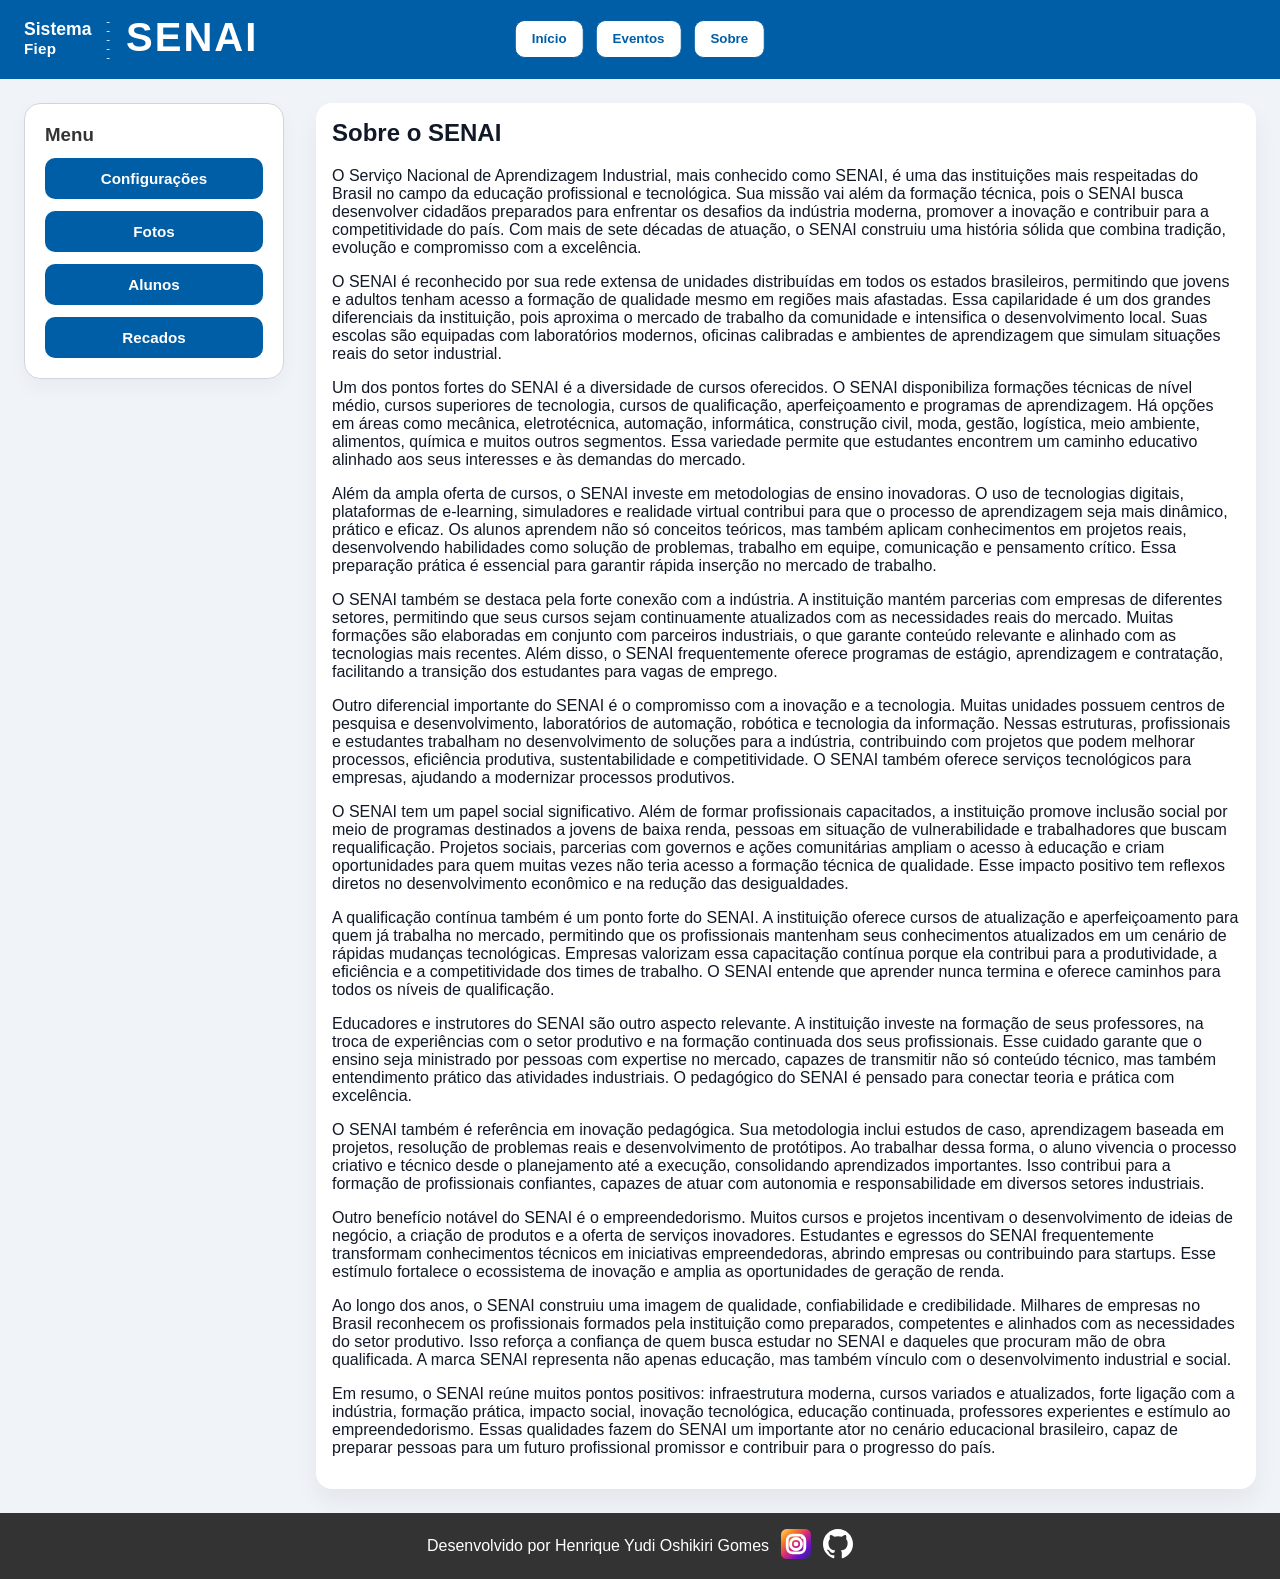
<file: index.html>
<!DOCTYPE html>
<html lang="pt-br">
<head>
    <meta charset="UTF-8">
    <meta name="viewport" content="width=device-width, initial-scale=1.0">
    <title>Página SENAI</title>
    <link rel="stylesheet" href="style.css">
</head>
<body>
    <header class="page-header">
        <div class="header-brand">
            <span class="header-title">Sistema<br><span class="header-subtitle">Fiep</span></span>
            <div class="header-lines">
                <span>-</span>
                <span>-</span>
                <span>-</span>
                <span>-</span>
                <span>-</span>
            </div>
            <span class="header-senai">SENAI</span>
        </div>
        <nav class="top-nav">
            <a href="inicio.html"><button type="button">Início</button></a>
            <a href="eventos.html"><button type="button">Eventos</button></a>
            <a href="sobre.html"><button type="button">Sobre</button></a>
        </nav>
    </header>
    <main class="content">
        <aside class="side-menu">
            <div class="menu-card">
                <h3>Menu</h3>
                <a href="configuracoes.html"><button type="button">Configurações</button></a>
                <a href="fotos.html"><button type="button">Fotos</button></a>
                <a href="alunos.html"><button type="button">Alunos</button></a>
                <a href="recados.html"><button type="button">Recados</button></a>
            </div>
        </aside>
        <section class="main-content">
            <h2>Sobre o SENAI</h2>
            <p>O Serviço Nacional de Aprendizagem Industrial, mais conhecido como SENAI, é uma das instituições mais respeitadas do Brasil no campo da educação profissional e tecnológica. Sua missão vai além da formação técnica, pois o SENAI busca desenvolver cidadãos preparados para enfrentar os desafios da indústria moderna, promover a inovação e contribuir para a competitividade do país. Com mais de sete décadas de atuação, o SENAI construiu uma história sólida que combina tradição, evolução e compromisso com a excelência.</p>
            <p>O SENAI é reconhecido por sua rede extensa de unidades distribuídas em todos os estados brasileiros, permitindo que jovens e adultos tenham acesso a formação de qualidade mesmo em regiões mais afastadas. Essa capilaridade é um dos grandes diferenciais da instituição, pois aproxima o mercado de trabalho da comunidade e intensifica o desenvolvimento local. Suas escolas são equipadas com laboratórios modernos, oficinas calibradas e ambientes de aprendizagem que simulam situações reais do setor industrial.</p>
            <p>Um dos pontos fortes do SENAI é a diversidade de cursos oferecidos. O SENAI disponibiliza formações técnicas de nível médio, cursos superiores de tecnologia, cursos de qualificação, aperfeiçoamento e programas de aprendizagem. Há opções em áreas como mecânica, eletrotécnica, automação, informática, construção civil, moda, gestão, logística, meio ambiente, alimentos, química e muitos outros segmentos. Essa variedade permite que estudantes encontrem um caminho educativo alinhado aos seus interesses e às demandas do mercado.</p>
            <p>Além da ampla oferta de cursos, o SENAI investe em metodologias de ensino inovadoras. O uso de tecnologias digitais, plataformas de e-learning, simuladores e realidade virtual contribui para que o processo de aprendizagem seja mais dinâmico, prático e eficaz. Os alunos aprendem não só conceitos teóricos, mas também aplicam conhecimentos em projetos reais, desenvolvendo habilidades como solução de problemas, trabalho em equipe, comunicação e pensamento crítico. Essa preparação prática é essencial para garantir rápida inserção no mercado de trabalho.</p>
            <p>O SENAI também se destaca pela forte conexão com a indústria. A instituição mantém parcerias com empresas de diferentes setores, permitindo que seus cursos sejam continuamente atualizados com as necessidades reais do mercado. Muitas formações são elaboradas em conjunto com parceiros industriais, o que garante conteúdo relevante e alinhado com as tecnologias mais recentes. Além disso, o SENAI frequentemente oferece programas de estágio, aprendizagem e contratação, facilitando a transição dos estudantes para vagas de emprego.</p>
            <p>Outro diferencial importante do SENAI é o compromisso com a inovação e a tecnologia. Muitas unidades possuem centros de pesquisa e desenvolvimento, laboratórios de automação, robótica e tecnologia da informação. Nessas estruturas, profissionais e estudantes trabalham no desenvolvimento de soluções para a indústria, contribuindo com projetos que podem melhorar processos, eficiência produtiva, sustentabilidade e competitividade. O SENAI também oferece serviços tecnológicos para empresas, ajudando a modernizar processos produtivos.</p>
            <p>O SENAI tem um papel social significativo. Além de formar profissionais capacitados, a instituição promove inclusão social por meio de programas destinados a jovens de baixa renda, pessoas em situação de vulnerabilidade e trabalhadores que buscam requalificação. Projetos sociais, parcerias com governos e ações comunitárias ampliam o acesso à educação e criam oportunidades para quem muitas vezes não teria acesso a formação técnica de qualidade. Esse impacto positivo tem reflexos diretos no desenvolvimento econômico e na redução das desigualdades.</p>
            <p>A qualificação contínua também é um ponto forte do SENAI. A instituição oferece cursos de atualização e aperfeiçoamento para quem já trabalha no mercado, permitindo que os profissionais mantenham seus conhecimentos atualizados em um cenário de rápidas mudanças tecnológicas. Empresas valorizam essa capacitação contínua porque ela contribui para a produtividade, a eficiência e a competitividade dos times de trabalho. O SENAI entende que aprender nunca termina e oferece caminhos para todos os níveis de qualificação.</p>
            <p>Educadores e instrutores do SENAI são outro aspecto relevante. A instituição investe na formação de seus professores, na troca de experiências com o setor produtivo e na formação continuada dos seus profissionais. Esse cuidado garante que o ensino seja ministrado por pessoas com expertise no mercado, capazes de transmitir não só conteúdo técnico, mas também entendimento prático das atividades industriais. O pedagógico do SENAI é pensado para conectar teoria e prática com excelência.</p>
            <p>O SENAI também é referência em inovação pedagógica. Sua metodologia inclui estudos de caso, aprendizagem baseada em projetos, resolução de problemas reais e desenvolvimento de protótipos. Ao trabalhar dessa forma, o aluno vivencia o processo criativo e técnico desde o planejamento até a execução, consolidando aprendizados importantes. Isso contribui para a formação de profissionais confiantes, capazes de atuar com autonomia e responsabilidade em diversos setores industriais.</p>
            <p>Outro benefício notável do SENAI é o empreendedorismo. Muitos cursos e projetos incentivam o desenvolvimento de ideias de negócio, a criação de produtos e a oferta de serviços inovadores. Estudantes e egressos do SENAI frequentemente transformam conhecimentos técnicos em iniciativas empreendedoras, abrindo empresas ou contribuindo para startups. Esse estímulo fortalece o ecossistema de inovação e amplia as oportunidades de geração de renda.</p>
            <p>Ao longo dos anos, o SENAI construiu uma imagem de qualidade, confiabilidade e credibilidade. Milhares de empresas no Brasil reconhecem os profissionais formados pela instituição como preparados, competentes e alinhados com as necessidades do setor produtivo. Isso reforça a confiança de quem busca estudar no SENAI e daqueles que procuram mão de obra qualificada. A marca SENAI representa não apenas educação, mas também vínculo com o desenvolvimento industrial e social.</p>
            <p>Em resumo, o SENAI reúne muitos pontos positivos: infraestrutura moderna, cursos variados e atualizados, forte ligação com a indústria, formação prática, impacto social, inovação tecnológica, educação continuada, professores experientes e estímulo ao empreendedorismo. Essas qualidades fazem do SENAI um importante ator no cenário educacional brasileiro, capaz de preparar pessoas para um futuro profissional promissor e contribuir para o progresso do país.</p>
        </section>
    </main>
    <footer>
        <p>Desenvolvido por Henrique Yudi Oshikiri Gomes
            <span class="social-links">
                <a href="#" title="Instagram"><img src="data:image/svg+xml,%3Csvg xmlns='http://www.w3.org/2000/svg' viewBox='0 0 512 512'%3E%3Cdefs%3E%3ClinearGradient id='g' x1='0%25' y1='0%25' x2='100%25' y2='100%25'%3E%3Cstop offset='0%25' stop-color='%23feda75'/%3E%3Cstop offset='25%25' stop-color='%23fa7e1e'/%3E%3Cstop offset='50%25' stop-color='%23d62976'/%3E%3Cstop offset='75%25' stop-color='%236a11cb'/%3E%3Cstop offset='100%25' stop-color='%232a2a72'/%3E%3C/linearGradient%3E%3C/defs%3E%3Crect width='512' height='512' rx='96' fill='url(%23g)'/%3E%3Crect x='106' y='106' width='300' height='300' rx='90' fill='none' stroke='%23fff' stroke-width='48'/%3E%3Ccircle cx='256' cy='256' r='94' fill='none' stroke='%23fff' stroke-width='48'/%3E%3Ccircle cx='256' cy='256' r='40' fill='%23fff'/%3E%3Ccircle cx='370' cy='142' r='28' fill='%23fff'/%3E%3C/svg%3E" alt="Instagram" width="30" height="30"></a>
                <a href="#" title="GitHub"><img src="data:image/svg+xml,%3Csvg xmlns='http://www.w3.org/2000/svg' viewBox='0 0 24 24'%3E%3Cpath fill='%23fff' d='M12 0C5.37 0 0 5.37 0 12c0 5.3 3.44 9.8 8.21 11.39.6.11.82-.26.82-.58 0-.29-.01-1.04-.02-2.05-3.34.73-4.04-1.61-4.04-1.61-.55-1.4-1.35-1.77-1.35-1.77-1.1-.75.08-.74.08-.74 1.22.09 1.86 1.24 1.86 1.24 1.08 1.84 2.83 1.31 3.52 1 .11-.78.42-1.31.76-1.61-2.67-.3-5.47-1.34-5.47-5.97 0-1.32.47-2.39 1.24-3.23-.12-.3-.54-1.52.12-3.17 0 0 1.01-.32 3.3 1.23a11.52 11.52 0 013.01-.4c1.02 0 2.05.14 3.01.4 2.28-1.55 3.29-1.23 3.29-1.23.66 1.65.24 2.87.12 3.17.77.84 1.24 1.91 1.24 3.23 0 4.64-2.81 5.66-5.48 5.96.43.37.81 1.1.81 2.22 0 1.61-.01 2.91-.01 3.31 0 .32.21.7.82.58C20.56 21.8 24 17.3 24 12c0-6.63-5.37-12-12-12z'/%3E%3C/svg%3E" alt="GitHub" width="30" height="30"></a>
            </span>
        </p>
    </footer>
</body>
</html
</file>
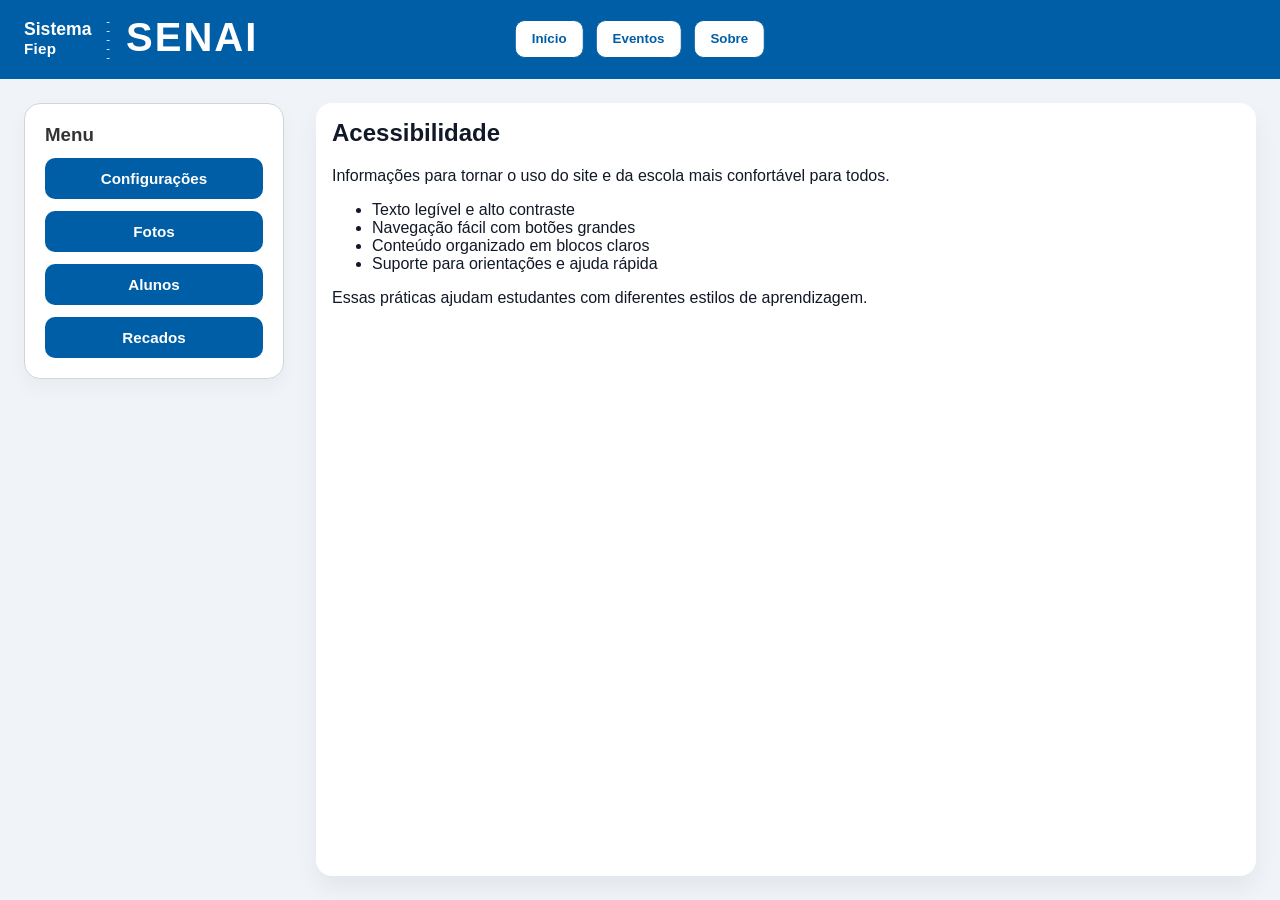
<file: acessibilidade.html>
<!DOCTYPE html>
<html lang="pt-br">
<head>
    <meta charset="UTF-8">
    <meta name="viewport" content="width=device-width, initial-scale=1.0">
    <title>Acessibilidade - SENAI</title>
    <link rel="stylesheet" href="style.css">
</head>
<body>
    <header class="page-header">
        <div class="header-brand">
            <span class="header-title">Sistema<br><span class="header-subtitle">Fiep</span></span>
            <div class="header-lines">
                <span>-</span>
                <span>-</span>
                <span>-</span>
                <span>-</span>
                <span>-</span>
            </div>
            <span class="header-senai">SENAI</span>
        </div>
        <nav class="top-nav">
            <a href="inicio.html"><button type="button">Início</button></a>
            <a href="eventos.html"><button type="button">Eventos</button></a>
            <a href="sobre.html"><button type="button">Sobre</button></a>
        </nav>
    </header>
    <main class="content">
        <aside class="side-menu">
            <div class="menu-card">
                <h3>Menu</h3>
                <a href="configuracoes.html"><button type="button">Configurações</button></a>
                <a href="fotos.html"><button type="button">Fotos</button></a>
                <a href="alunos.html"><button type="button">Alunos</button></a>
                <a href="recados.html"><button type="button">Recados</button></a>
            </div>
        </aside>
        <section class="main-content">
            <h2>Acessibilidade</h2>
            <p>Informações para tornar o uso do site e da escola mais confortável para todos.</p>
            <ul>
                <li>Texto legível e alto contraste</li>
                <li>Navegação fácil com botões grandes</li>
                <li>Conteúdo organizado em blocos claros</li>
                <li>Suporte para orientações e ajuda rápida</li>
            </ul>
            <p>Essas práticas ajudam estudantes com diferentes estilos de aprendizagem.</p>
        </section>
    </main>
</body>
</html>
</file>
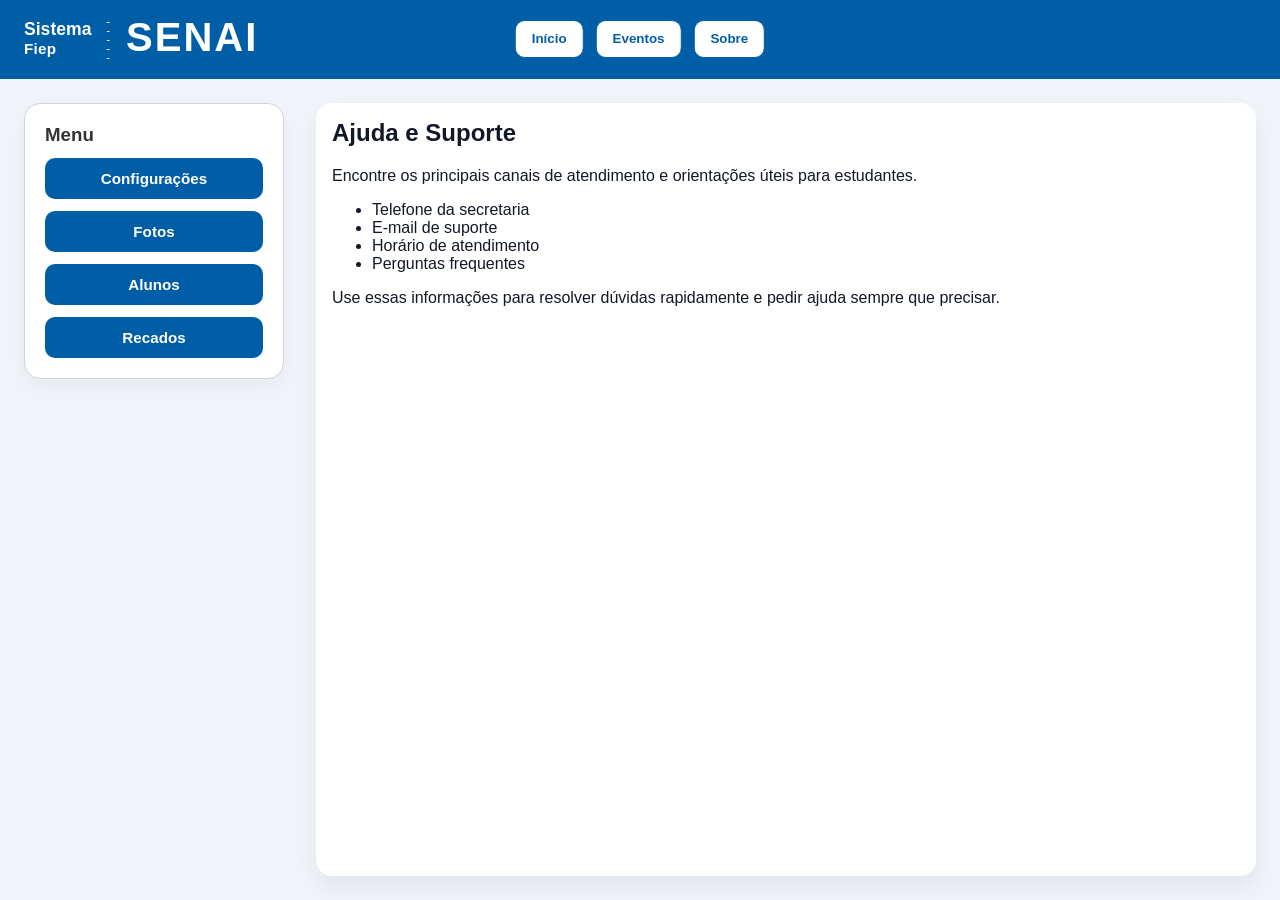
<file: ajuda.html>
<!DOCTYPE html>
<html lang="pt-br">
<head>
    <meta charset="UTF-8">
    <meta name="viewport" content="width=device-width, initial-scale=1.0">
    <title>Ajuda e Suporte - SENAI</title>
    <link rel="stylesheet" href="style.css">
</head>
<body>
    <header class="page-header">
        <div class="header-brand">
            <span class="header-title">Sistema<br><span class="header-subtitle">Fiep</span></span>
            <div class="header-lines">
                <span>-</span>
                <span>-</span>
                <span>-</span>
                <span>-</span>
                <span>-</span>
            </div>
            <span class="header-senai">SENAI</span>
        </div>
        <nav class="top-nav">
            <a href="inicio.html"><button type="button">Início</button></a>
            <a href="eventos.html"><button type="button">Eventos</button></a>
            <a href="sobre.html"><button type="button">Sobre</button></a>
        </nav>
    </header>
    <main class="content">
        <aside class="side-menu">
            <div class="menu-card">
                <h3>Menu</h3>
                <a href="configuracoes.html"><button type="button">Configurações</button></a>
                <a href="fotos.html"><button type="button">Fotos</button></a>
                <a href="alunos.html"><button type="button">Alunos</button></a>
                <a href="recados.html"><button type="button">Recados</button></a>
            </div>
        </aside>
        <section class="main-content">
            <h2>Ajuda e Suporte</h2>
            <p>Encontre os principais canais de atendimento e orientações úteis para estudantes.</p>
            <ul>
                <li>Telefone da secretaria</li>
                <li>E-mail de suporte</li>
                <li>Horário de atendimento</li>
                <li>Perguntas frequentes</li>
            </ul>
            <p>Use essas informações para resolver dúvidas rapidamente e pedir ajuda sempre que precisar.</p>
        </section>
    </main>
</body>
</html>
</file>
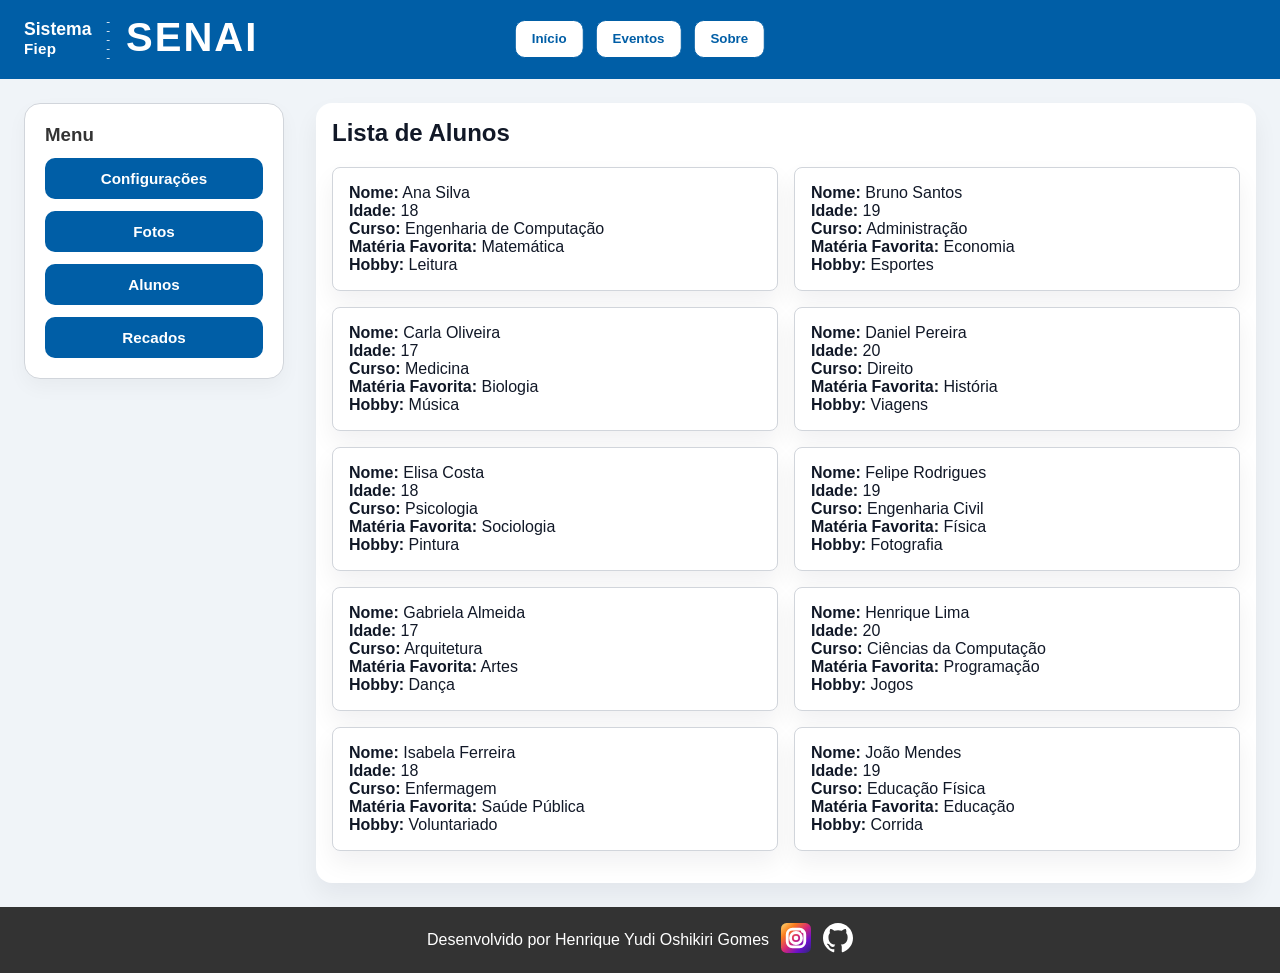
<file: alunos.html>
<!DOCTYPE html>
<html lang="pt-BR">
<head>
    <meta charset="UTF-8">
    <meta name="viewport" content="width=device-width, initial-scale=1.0">
    <title>Alunos</title>
    <link rel="stylesheet" href="style.css">
</head>
<body>
    <header class="page-header">
        <div class="header-brand">
            <span class="header-title">Sistema<br><span class="header-subtitle">Fiep</span></span>
            <div class="header-lines">
                <span>-</span>
                <span>-</span>
                <span>-</span>
                <span>-</span>
                <span>-</span>
            </div>
            <span class="header-senai">SENAI</span>
        </div>
        <nav class="top-nav">
            <a href="inicio.html"><button type="button">Início</button></a>
            <a href="eventos.html"><button type="button">Eventos</button></a>
            <a href="sobre.html"><button type="button">Sobre</button></a>
        </nav>
    </header>
    <main class="content">
        <aside class="side-menu">
            <div class="menu-card">
                <h3>Menu</h3>
                <a href="configuracoes.html"><button type="button">Configurações</button></a>
                <a href="fotos.html"><button type="button">Fotos</button></a>
                <a href="alunos.html"><button type="button">Alunos</button></a>
                <a href="recados.html"><button type="button">Recados</button></a>
            </div>
        </aside>
        <section class="main-content">
            <h2>Lista de Alunos</h2>
            <ul class="alunos-list">
                <li>
                    <strong>Nome:</strong> Ana Silva<br>
                    <strong>Idade:</strong> 18<br>
                    <strong>Curso:</strong> Engenharia de Computação<br>
                    <strong>Matéria Favorita:</strong> Matemática<br>
                    <strong>Hobby:</strong> Leitura
                </li>
                <li>
                    <strong>Nome:</strong> Bruno Santos<br>
                    <strong>Idade:</strong> 19<br>
                    <strong>Curso:</strong> Administração<br>
                    <strong>Matéria Favorita:</strong> Economia<br>
                    <strong>Hobby:</strong> Esportes
                </li>
                <li>
                    <strong>Nome:</strong> Carla Oliveira<br>
                    <strong>Idade:</strong> 17<br>
                    <strong>Curso:</strong> Medicina<br>
                    <strong>Matéria Favorita:</strong> Biologia<br>
                    <strong>Hobby:</strong> Música
                </li>
                <li>
                    <strong>Nome:</strong> Daniel Pereira<br>
                    <strong>Idade:</strong> 20<br>
                    <strong>Curso:</strong> Direito<br>
                    <strong>Matéria Favorita:</strong> História<br>
                    <strong>Hobby:</strong> Viagens
                </li>
                <li>
                    <strong>Nome:</strong> Elisa Costa<br>
                    <strong>Idade:</strong> 18<br>
                    <strong>Curso:</strong> Psicologia<br>
                    <strong>Matéria Favorita:</strong> Sociologia<br>
                    <strong>Hobby:</strong> Pintura
                </li>
                <li>
                    <strong>Nome:</strong> Felipe Rodrigues<br>
                    <strong>Idade:</strong> 19<br>
                    <strong>Curso:</strong> Engenharia Civil<br>
                    <strong>Matéria Favorita:</strong> Física<br>
                    <strong>Hobby:</strong> Fotografia
                </li>
                <li>
                    <strong>Nome:</strong> Gabriela Almeida<br>
                    <strong>Idade:</strong> 17<br>
                    <strong>Curso:</strong> Arquitetura<br>
                    <strong>Matéria Favorita:</strong> Artes<br>
                    <strong>Hobby:</strong> Dança
                </li>
                <li>
                    <strong>Nome:</strong> Henrique Lima<br>
                    <strong>Idade:</strong> 20<br>
                    <strong>Curso:</strong> Ciências da Computação<br>
                    <strong>Matéria Favorita:</strong> Programação<br>
                    <strong>Hobby:</strong> Jogos
                </li>
                <li>
                    <strong>Nome:</strong> Isabela Ferreira<br>
                    <strong>Idade:</strong> 18<br>
                    <strong>Curso:</strong> Enfermagem<br>
                    <strong>Matéria Favorita:</strong> Saúde Pública<br>
                    <strong>Hobby:</strong> Voluntariado
                </li>
                <li>
                    <strong>Nome:</strong> João Mendes<br>
                    <strong>Idade:</strong> 19<br>
                    <strong>Curso:</strong> Educação Física<br>
                    <strong>Matéria Favorita:</strong> Educação<br>
                    <strong>Hobby:</strong> Corrida
                </li>
            </ul>
        </section>
    </main>
    <footer>
        <p>Desenvolvido por Henrique Yudi Oshikiri Gomes
            <span class="social-links">
                <a href="#" title="Instagram"><img src="data:image/svg+xml,%3Csvg xmlns='http://www.w3.org/2000/svg' viewBox='0 0 512 512'%3E%3Cdefs%3E%3ClinearGradient id='g' x1='0%25' y1='0%25' x2='100%25' y2='100%25'%3E%3Cstop offset='0%25' stop-color='%23feda75'/%3E%3Cstop offset='25%25' stop-color='%23fa7e1e'/%3E%3Cstop offset='50%25' stop-color='%23d62976'/%3E%3Cstop offset='75%25' stop-color='%236a11cb'/%3E%3Cstop offset='100%25' stop-color='%232a2a72'/%3E%3C/linearGradient%3E%3C/defs%3E%3Crect width='512' height='512' rx='96' fill='url(%23g)'/%3E%3Crect x='106' y='106' width='300' height='300' rx='90' fill='none' stroke='%23fff' stroke-width='48'/%3E%3Ccircle cx='256' cy='256' r='94' fill='none' stroke='%23fff' stroke-width='48'/%3E%3Ccircle cx='256' cy='256' r='40' fill='%23fff'/%3E%3Ccircle cx='370' cy='142' r='28' fill='%23fff'/%3E%3C/svg%3E" alt="Instagram" width="30" height="30"></a>
                <a href="#" title="GitHub"><img src="data:image/svg+xml,%3Csvg xmlns='http://www.w3.org/2000/svg' viewBox='0 0 24 24'%3E%3Cpath fill='%23fff' d='M12 0C5.37 0 0 5.37 0 12c0 5.3 3.44 9.8 8.21 11.39.6.11.82-.26.82-.58 0-.29-.01-1.04-.02-2.05-3.34.73-4.04-1.61-4.04-1.61-.55-1.4-1.35-1.77-1.35-1.77-1.1-.75.08-.74.08-.74 1.22.09 1.86 1.24 1.86 1.24 1.08 1.84 2.83 1.31 3.52 1 .11-.78.42-1.31.76-1.61-2.67-.3-5.47-1.34-5.47-5.97 0-1.32.47-2.39 1.24-3.23-.12-.3-.54-1.52.12-3.17 0 0 1.01-.32 3.3 1.23a11.52 11.52 0 013.01-.4c1.02 0 2.05.14 3.01.4 2.28-1.55 3.29-1.23 3.29-1.23.66 1.65.24 2.87.12 3.17.77.84 1.24 1.91 1.24 3.23 0 4.64-2.81 5.66-5.48 5.96.43.37.81 1.1.81 2.22 0 1.61-.01 2.91-.01 3.31 0 .32.21.7.82.58C20.56 21.8 24 17.3 24 12c0-6.63-5.37-12-12-12z'/%3E%3C/svg%3E" alt="GitHub" width="30" height="30"></a>
            </span>
        </p>
    </footer>
</body>
</html>
</file>
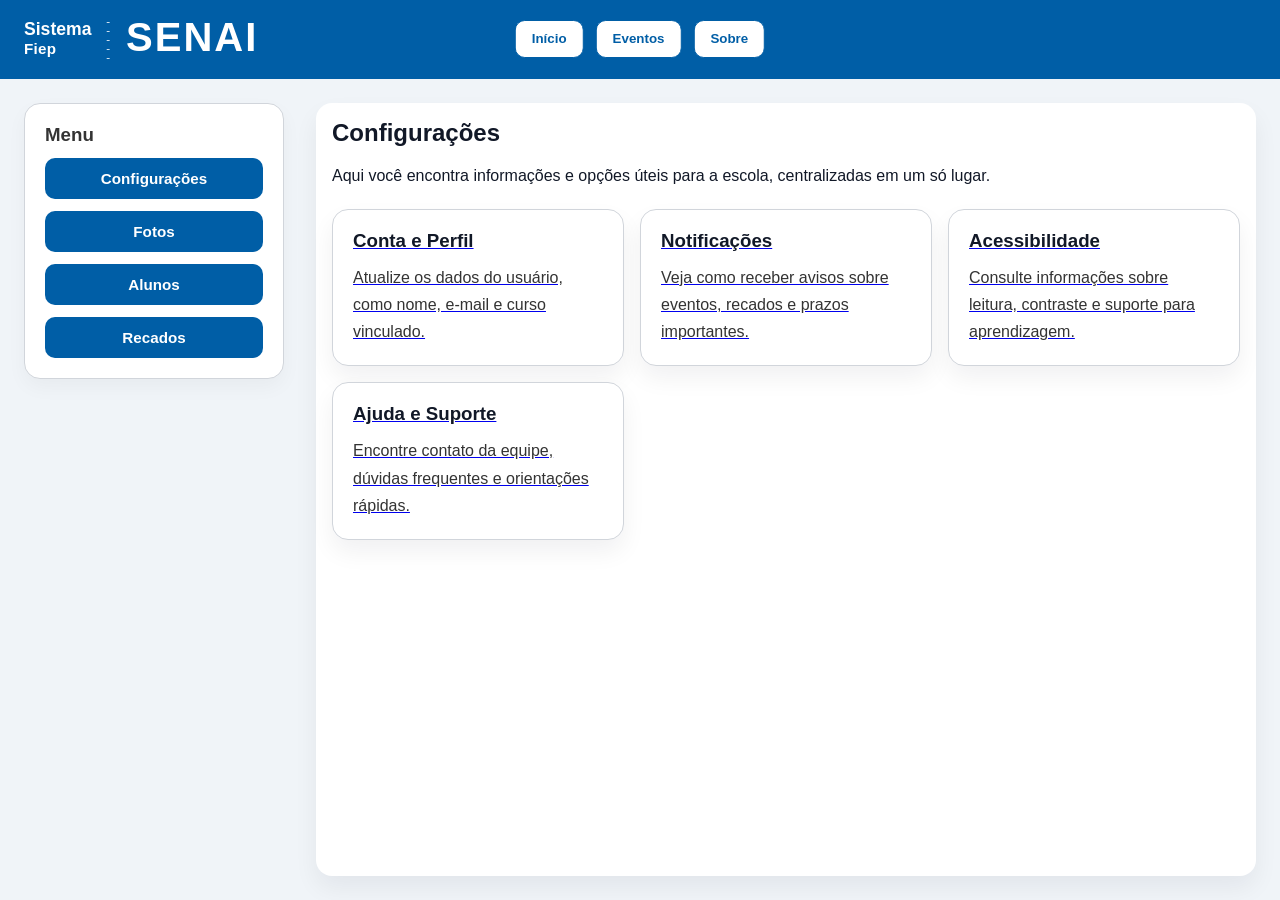
<file: configuracoes.html>
<!DOCTYPE html>
<html lang="pt-br">
<head>
    <meta charset="UTF-8">
    <meta name="viewport" content="width=device-width, initial-scale=1.0">
    <title>Configurações - SENAI</title>
    <link rel="stylesheet" href="style.css">
</head>
<body>
    <header class="page-header">
        <div class="header-brand">
            <span class="header-title">Sistema<br><span class="header-subtitle">Fiep</span></span>
            <div class="header-lines">
                <span>-</span>
                <span>-</span>
                <span>-</span>
                <span>-</span>
                <span>-</span>
            </div>
            <span class="header-senai">SENAI</span>
        </div>
        <nav class="top-nav">
            <a href="inicio.html"><button type="button">Início</button></a>
            <a href="eventos.html"><button type="button">Eventos</button></a>
            <a href="sobre.html"><button type="button">Sobre</button></a>
        </nav>
    </header>
    <main class="content">
        <aside class="side-menu">
            <div class="menu-card">
                <h3>Menu</h3>
                <a href="configuracoes.html"><button type="button">Configurações</button></a>
                <a href="fotos.html"><button type="button">Fotos</button></a>
                <a href="alunos.html"><button type="button">Alunos</button></a>
                <a href="recados.html"><button type="button">Recados</button></a>
            </div>
        </aside>
        <section class="main-content">
            <h2>Configurações</h2>
            <p>Aqui você encontra informações e opções úteis para a escola, centralizadas em um só lugar.</p>
            <div class="settings-grid">
                <a class="settings-card" href="conta.html">
                    <h3>Conta e Perfil</h3>
                    <p>Atualize os dados do usuário, como nome, e-mail e curso vinculado.</p>
                </a>
                <a class="settings-card" href="notificacoes.html">
                    <h3>Notificações</h3>
                    <p>Veja como receber avisos sobre eventos, recados e prazos importantes.</p>
                </a>
                <a class="settings-card" href="acessibilidade.html">
                    <h3>Acessibilidade</h3>
                    <p>Consulte informações sobre leitura, contraste e suporte para aprendizagem.</p>
                </a>
                <a class="settings-card" href="ajuda.html">
                    <h3>Ajuda e Suporte</h3>
                    <p>Encontre contato da equipe, dúvidas frequentes e orientações rápidas.</p>
                </a>
            </div>
        </section>
    </main>
</body>
</html>
</file>
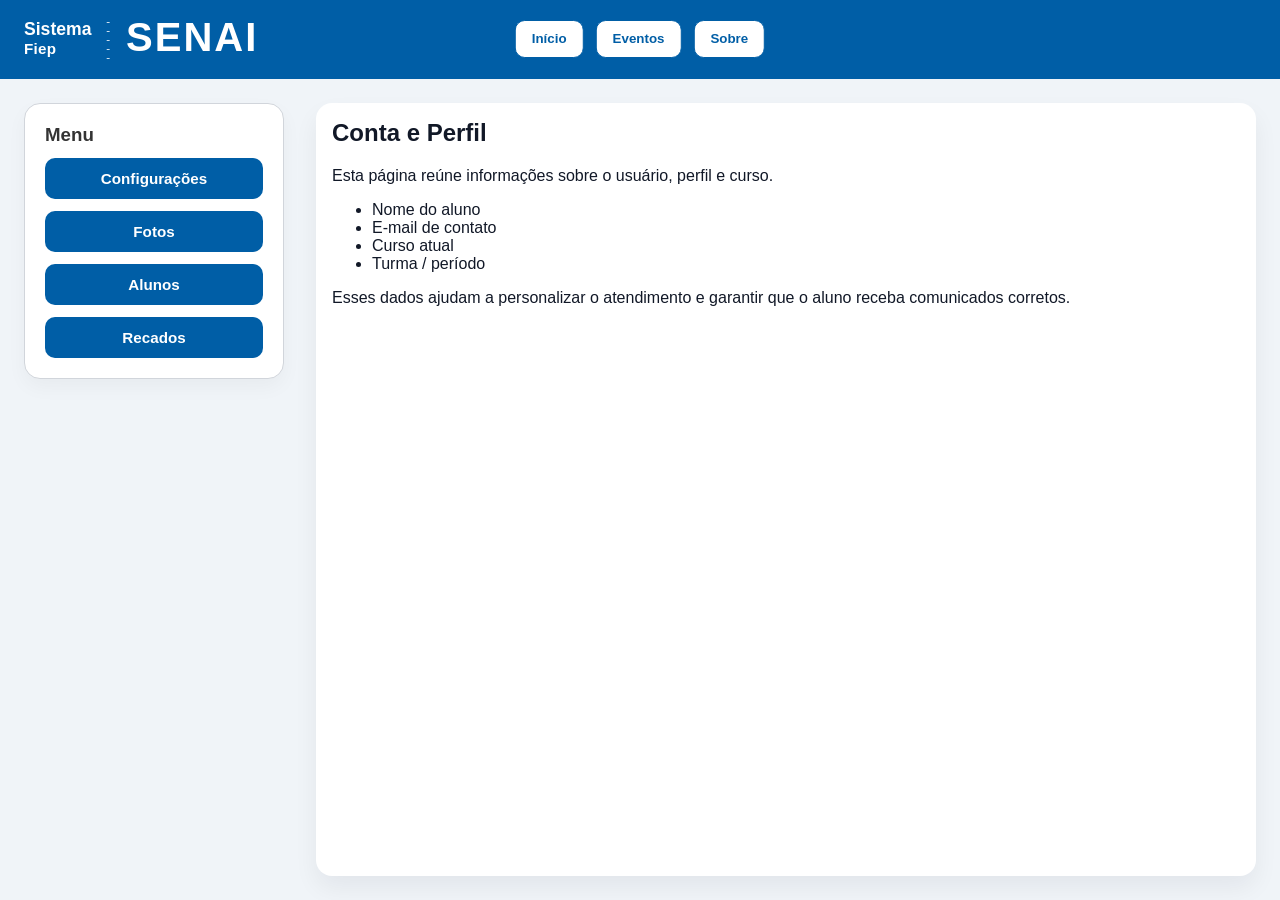
<file: conta.html>
<!DOCTYPE html>
<html lang="pt-br">
<head>
    <meta charset="UTF-8">
    <meta name="viewport" content="width=device-width, initial-scale=1.0">
    <title>Conta e Perfil - SENAI</title>
    <link rel="stylesheet" href="style.css">
</head>
<body>
    <header class="page-header">
        <div class="header-brand">
            <span class="header-title">Sistema<br><span class="header-subtitle">Fiep</span></span>
            <div class="header-lines">
                <span>-</span>
                <span>-</span>
                <span>-</span>
                <span>-</span>
                <span>-</span>
            </div>
            <span class="header-senai">SENAI</span>
        </div>
        <nav class="top-nav">
            <a href="inicio.html"><button type="button">Início</button></a>
            <a href="eventos.html"><button type="button">Eventos</button></a>
            <a href="sobre.html"><button type="button">Sobre</button></a>
        </nav>
    </header>
    <main class="content">
        <aside class="side-menu">
            <div class="menu-card">
                <h3>Menu</h3>
                <a href="configuracoes.html"><button type="button">Configurações</button></a>
                <a href="fotos.html"><button type="button">Fotos</button></a>
                <a href="alunos.html"><button type="button">Alunos</button></a>
                <a href="recados.html"><button type="button">Recados</button></a>
            </div>
        </aside>
        <section class="main-content">
            <h2>Conta e Perfil</h2>
            <p>Esta página reúne informações sobre o usuário, perfil e curso.</p>
            <ul>
                <li>Nome do aluno</li>
                <li>E-mail de contato</li>
                <li>Curso atual</li>
                <li>Turma / período</li>
            </ul>
            <p>Esses dados ajudam a personalizar o atendimento e garantir que o aluno receba comunicados corretos.</p>
        </section>
    </main>
</body>
</html>
</file>
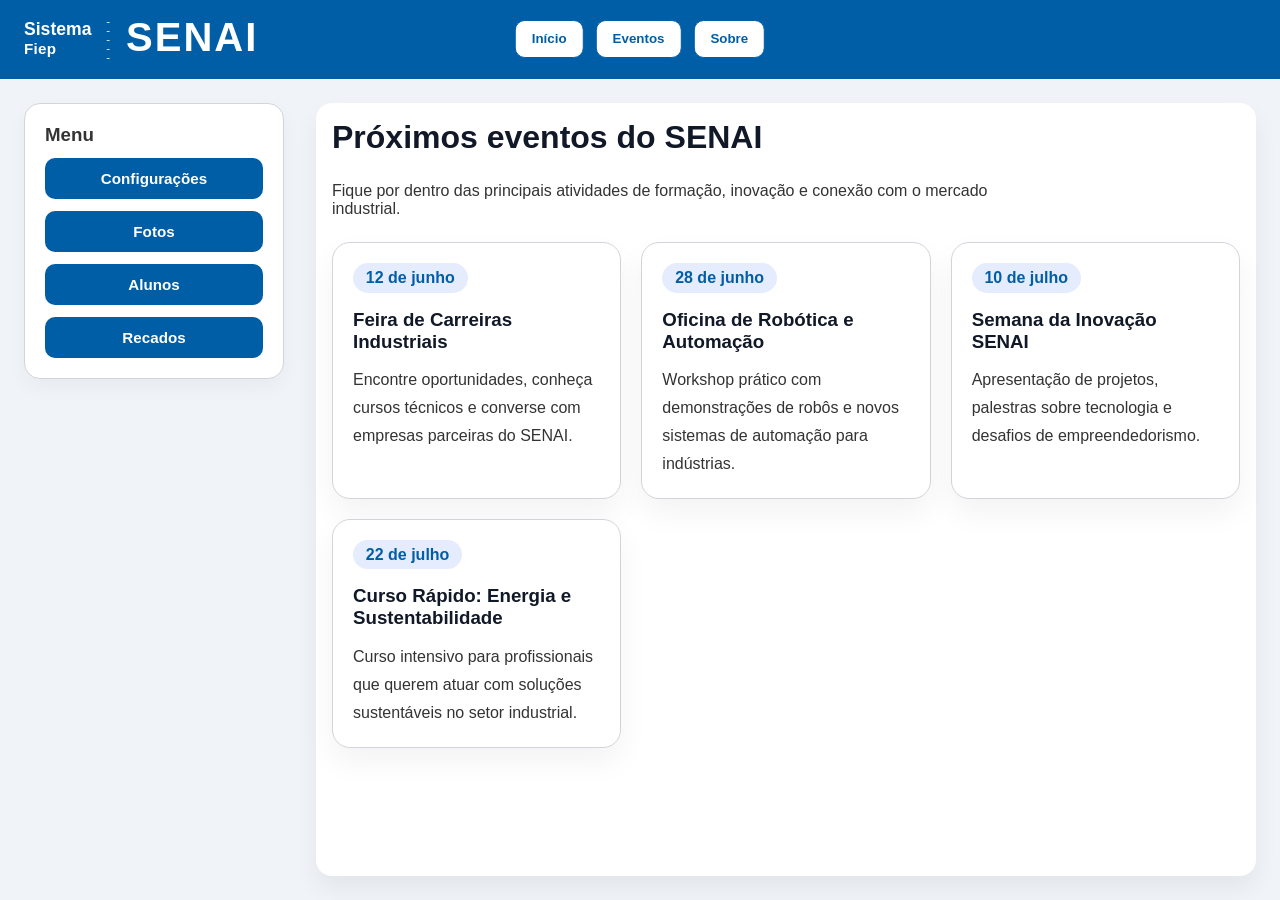
<file: eventos.html>
<!DOCTYPE html>
<html lang="pt-br">
<head>
    <meta charset="UTF-8">
    <meta name="viewport" content="width=device-width, initial-scale=1.0">
    <title>Eventos - SENAI</title>
    <link rel="stylesheet" href="style.css">
</head>
<body>
    <header class="page-header">
        <div class="header-brand">
            <span class="header-title">Sistema<br><span class="header-subtitle">Fiep</span></span>
            <div class="header-lines">
                <span>-</span>
                <span>-</span>
                <span>-</span>
                <span>-</span>
                <span>-</span>
            </div>
            <span class="header-senai">SENAI</span>
        </div>
        <nav class="top-nav">
            <a href="inicio.html"><button type="button">Início</button></a>
            <a href="eventos.html"><button type="button">Eventos</button></a>
            <a href="sobre.html"><button type="button">Sobre</button></a>
        </nav>
    </header>
    <main class="content">
        <aside class="side-menu">
            <div class="menu-card">
                <h3>Menu</h3>
                <a href="configuracoes.html"><button type="button">Configurações</button></a>
                <a href="fotos.html"><button type="button">Fotos</button></a>
                <a href="alunos.html"><button type="button">Alunos</button></a>
                <a href="recados.html"><button type="button">Recados</button></a>
            </div>
        </aside>
        <section class="main-content">
            <div class="events-page-header">
                <h2>Próximos eventos do SENAI</h2>
                <p>Fique por dentro das principais atividades de formação, inovação e conexão com o mercado industrial.</p>
            </div>
            <div class="events-grid">
                <article class="event-card">
                    <span class="event-date">12 de junho</span>
                    <h3>Feira de Carreiras Industriais</h3>
                    <p>Encontre oportunidades, conheça cursos técnicos e converse com empresas parceiras do SENAI.</p>
                </article>
                <article class="event-card">
                    <span class="event-date">28 de junho</span>
                    <h3>Oficina de Robótica e Automação</h3>
                    <p>Workshop prático com demonstrações de robôs e novos sistemas de automação para indústrias.</p>
                </article>
                <article class="event-card">
                    <span class="event-date">10 de julho</span>
                    <h3>Semana da Inovação SENAI</h3>
                    <p>Apresentação de projetos, palestras sobre tecnologia e desafios de empreendedorismo.</p>
                </article>
                <article class="event-card">
                    <span class="event-date">22 de julho</span>
                    <h3>Curso Rápido: Energia e Sustentabilidade</h3>
                    <p>Curso intensivo para profissionais que querem atuar com soluções sustentáveis no setor industrial.</p>
                </article>
            </div>
        </section>
    </main>
</body>
</html>
</file>
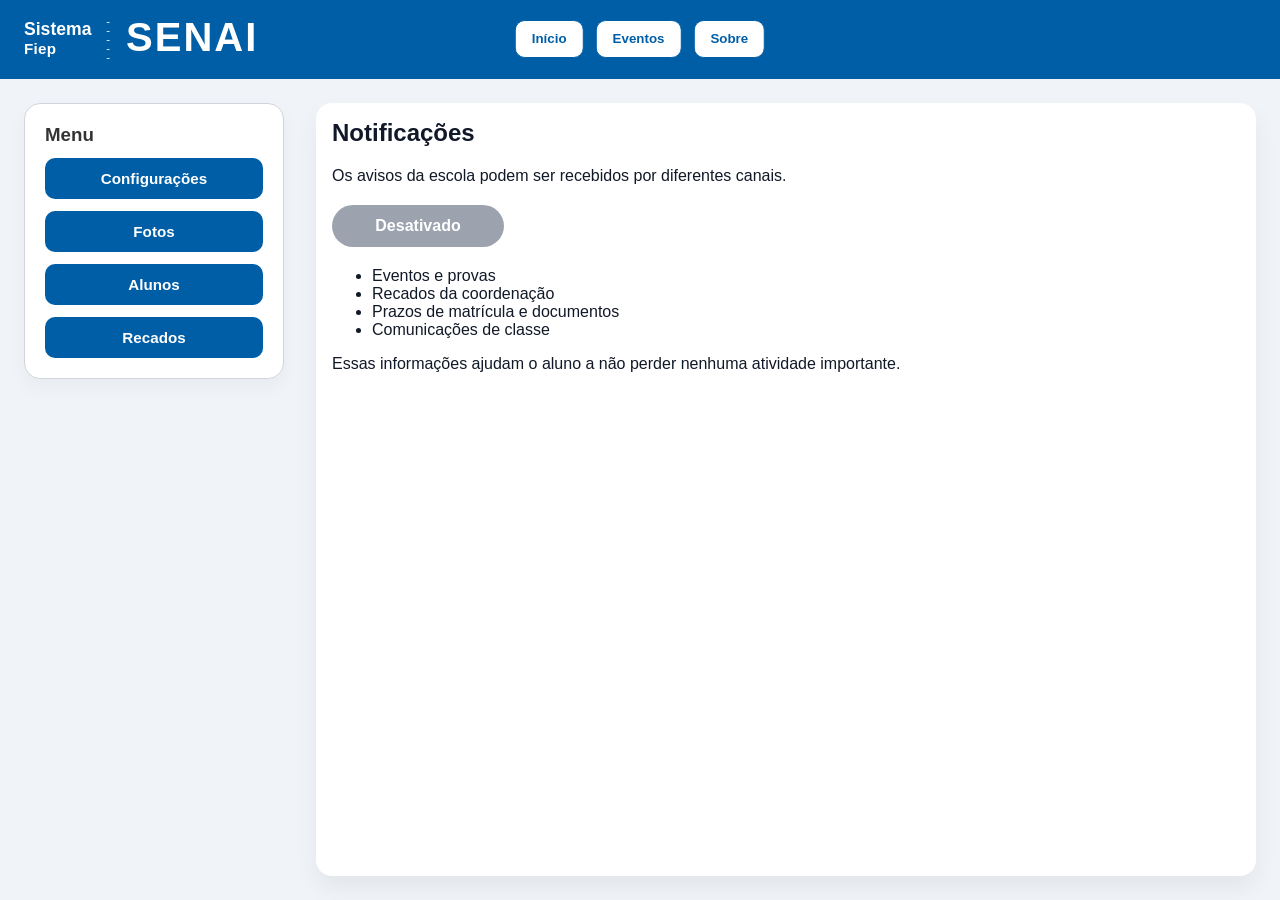
<file: notificacoes.html>
<!DOCTYPE html>
<html lang="pt-br">
<head>
    <meta charset="UTF-8">
    <meta name="viewport" content="width=device-width, initial-scale=1.0">
    <title>Notificações - SENAI</title>
    <link rel="stylesheet" href="style.css">
</head>
<body>
    <header class="page-header">
        <div class="header-brand">
            <span class="header-title">Sistema<br><span class="header-subtitle">Fiep</span></span>
            <div class="header-lines">
                <span>-</span>
                <span>-</span>
                <span>-</span>
                <span>-</span>
                <span>-</span>
            </div>
            <span class="header-senai">SENAI</span>
        </div>
        <nav class="top-nav">
            <a href="inicio.html"><button type="button">Início</button></a>
            <a href="eventos.html"><button type="button">Eventos</button></a>
            <a href="sobre.html"><button type="button">Sobre</button></a>
        </nav>
    </header>
    <main class="content">
        <aside class="side-menu">
            <div class="menu-card">
                <h3>Menu</h3>
                <a href="configuracoes.html"><button type="button">Configurações</button></a>
                <a href="fotos.html"><button type="button">Fotos</button></a>
                <a href="alunos.html"><button type="button">Alunos</button></a>
                <a href="recados.html"><button type="button">Recados</button></a>
            </div>
        </aside>
        <section class="main-content">
            <h2>Notificações</h2>
            <p>Os avisos da escola podem ser recebidos por diferentes canais.</p>
            <div class="notification-toggle">
                <input type="checkbox" id="notify-toggle">
                <label for="notify-toggle" class="toggle-button" aria-live="polite">
                    <span class="toggle-status"></span>
                </label>
            </div>
            <ul>
                <li>Eventos e provas</li>
                <li>Recados da coordenação</li>
                <li>Prazos de matrícula e documentos</li>
                <li>Comunicações de classe</li>
            </ul>
            <p>Essas informações ajudam o aluno a não perder nenhuma atividade importante.</p>
        </section>
    </main>
</body>
</html>
</file>
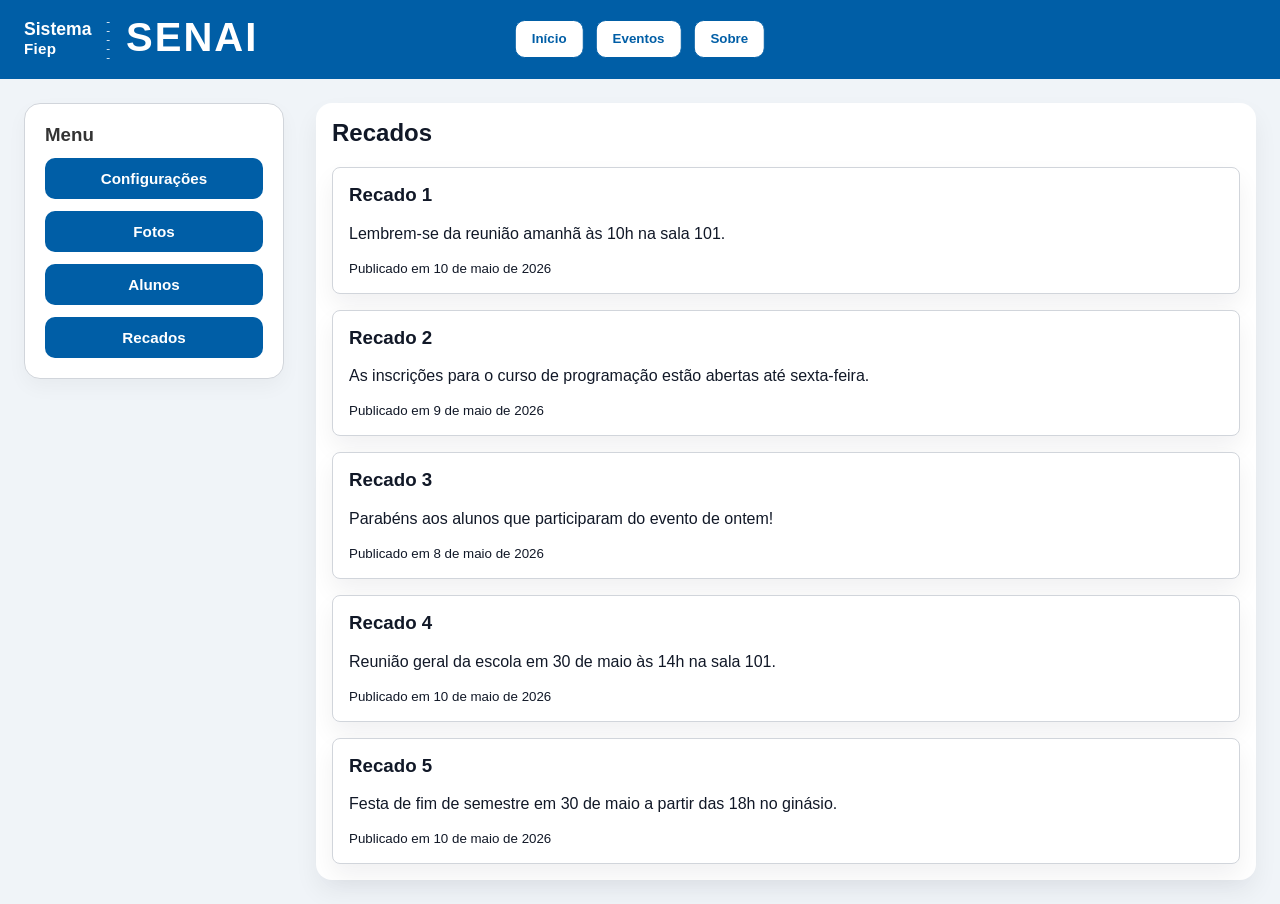
<file: recados.html>
<!DOCTYPE html>
<html lang="pt-BR">
<head>
    <meta charset="UTF-8">
    <meta name="viewport" content="width=device-width, initial-scale=1.0">
    <title>Recados</title>
    <link rel="stylesheet" href="style.css">
</head>
<body>
    <header class="page-header">
        <div class="header-brand">
            <span class="header-title">Sistema<br><span class="header-subtitle">Fiep</span></span>
            <div class="header-lines">
                <span>-</span>
                <span>-</span>
                <span>-</span>
                <span>-</span>
                <span>-</span>
            </div>
            <span class="header-senai">SENAI</span>
        </div>
        <nav class="top-nav">
            <a href="inicio.html"><button type="button">Início</button></a>
            <a href="eventos.html"><button type="button">Eventos</button></a>
            <a href="sobre.html"><button type="button">Sobre</button></a>
        </nav>
    </header>
    <main class="content">
        <aside class="side-menu">
            <div class="menu-card">
                <h3>Menu</h3>
                <a href="configuracoes.html"><button type="button">Configurações</button></a>
                <a href="fotos.html"><button type="button">Fotos</button></a>
                <a href="alunos.html"><button type="button">Alunos</button></a>
                <a href="recados.html"><button type="button">Recados</button></a>
            </div>
        </aside>
        <section class="main-content">
            <h2>Recados</h2>
            <div class="recados-list">
                <div class="recado">
                    <h3>Recado 1</h3>
                    <p>Lembrem-se da reunião amanhã às 10h na sala 101.</p>
                    <small>Publicado em 10 de maio de 2026</small>
                </div>
                <div class="recado">
                    <h3>Recado 2</h3>
                    <p>As inscrições para o curso de programação estão abertas até sexta-feira.</p>
                    <small>Publicado em 9 de maio de 2026</small>
                </div>
                <div class="recado">
                    <h3>Recado 3</h3>
                    <p>Parabéns aos alunos que participaram do evento de ontem!</p>
                    <small>Publicado em 8 de maio de 2026</small>
                </div>
                <div class="recado">
                    <h3>Recado 4</h3>
                    <p>Reunião geral da escola em 30 de maio às 14h na sala 101.</p>
                    <small>Publicado em 10 de maio de 2026</small>
                </div>
                <div class="recado">
                    <h3>Recado 5</h3>
                    <p>Festa de fim de semestre em 30 de maio a partir das 18h no ginásio.</p>
                    <small>Publicado em 10 de maio de 2026</small>
                </div>
            </div>
        </section>
    </main>
</body>
</html>
</file>
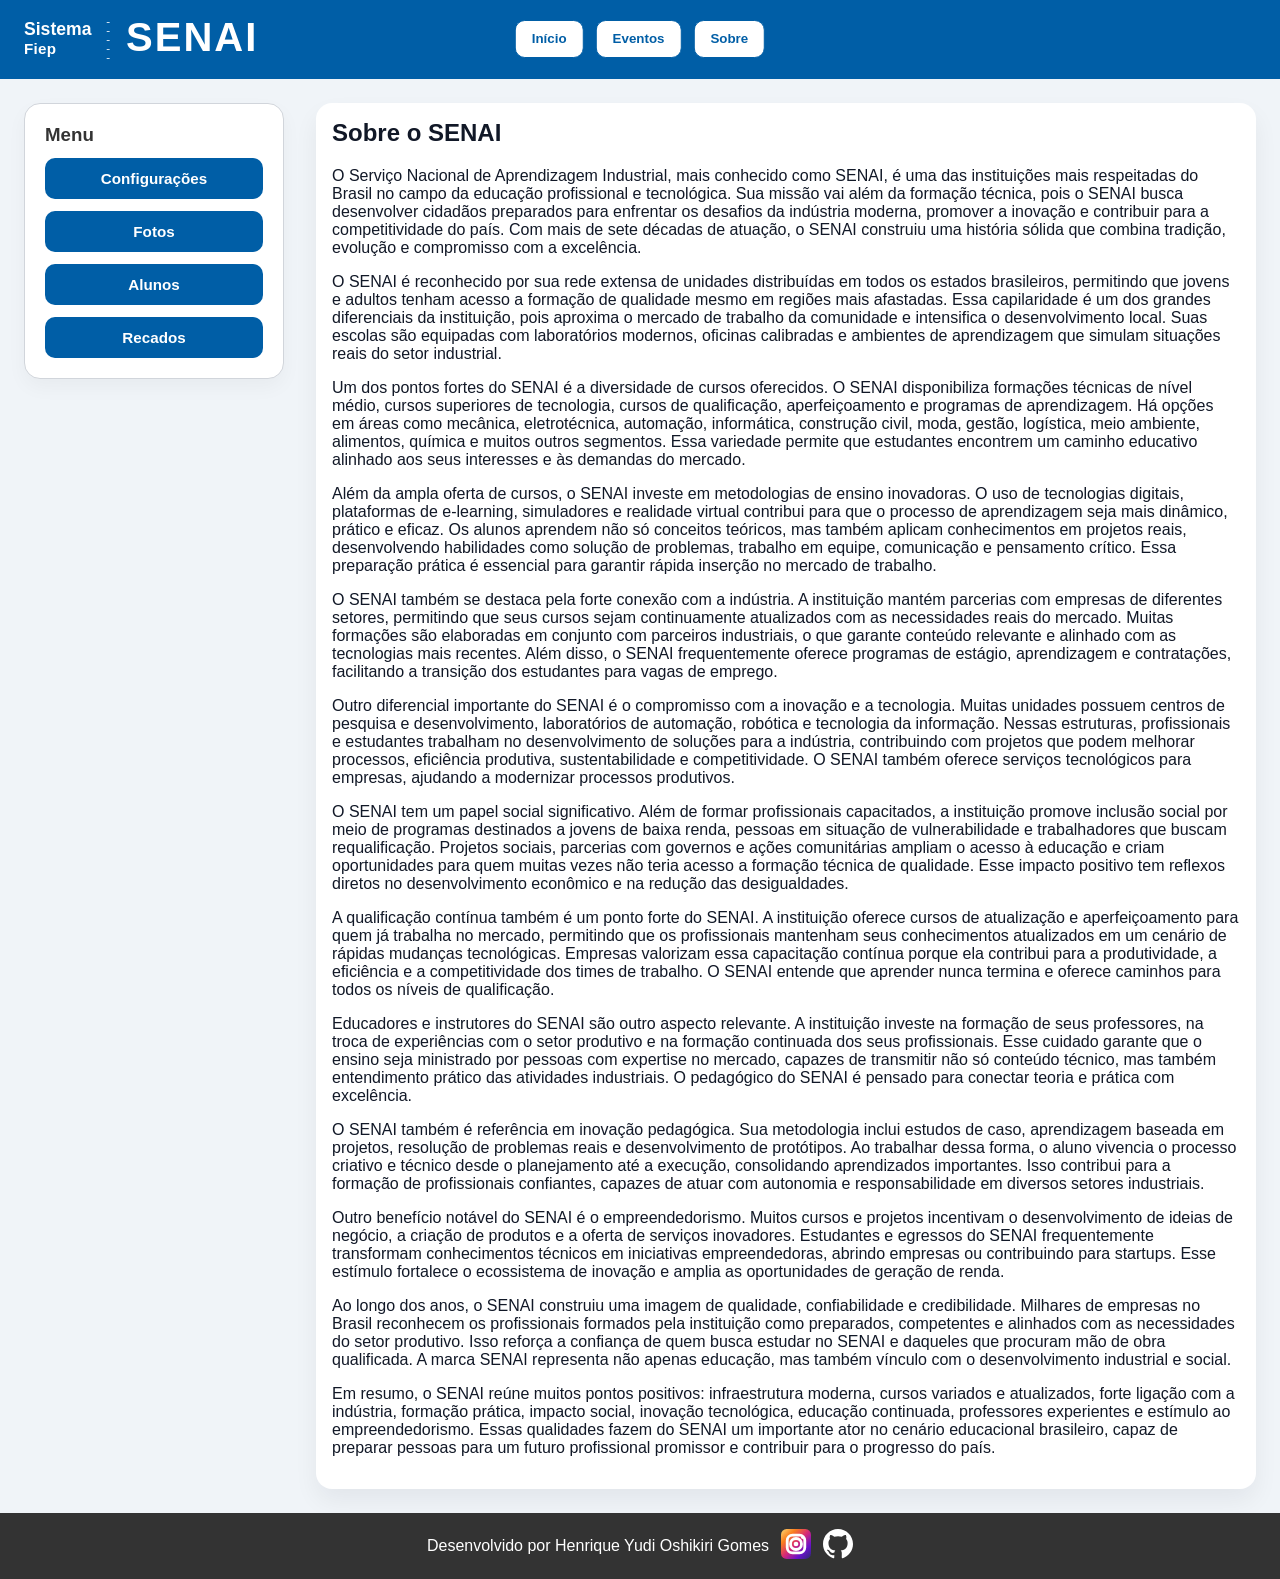
<file: sobre.html>
<!DOCTYPE html>
<html lang="pt-br">
<head>
    <meta charset="UTF-8">
    <meta name="viewport" content="width=device-width, initial-scale=1.0">
    <title>Sobre - SENAI</title>
    <link rel="stylesheet" href="style.css">
</head>
<body>
    <header class="page-header">
        <div class="header-brand">
            <span class="header-title">Sistema<br><span class="header-subtitle">Fiep</span></span>
            <div class="header-lines">
                <span>-</span>
                <span>-</span>
                <span>-</span>
                <span>-</span>
                <span>-</span>
            </div>
            <span class="header-senai">SENAI</span>
        </div>
        <nav class="top-nav">
            <a href="inicio.html"><button type="button">Início</button></a>
            <a href="eventos.html"><button type="button">Eventos</button></a>
            <a href="sobre.html"><button type="button">Sobre</button></a>
        </nav>
    </header>
    <main class="content">
        <aside class="side-menu">
            <div class="menu-card">
                <h3>Menu</h3>
                <a href="configuracoes.html"><button type="button">Configurações</button></a>
                <a href="fotos.html"><button type="button">Fotos</button></a>
                <a href="alunos.html"><button type="button">Alunos</button></a>
                <a href="recados.html"><button type="button">Recados</button></a>
            </div>
        </aside>
        <section class="main-content">
            <h2>Sobre o SENAI</h2>
            <p>O Serviço Nacional de Aprendizagem Industrial, mais conhecido como SENAI, é uma das instituições mais respeitadas do Brasil no campo da educação profissional e tecnológica. Sua missão vai além da formação técnica, pois o SENAI busca desenvolver cidadãos preparados para enfrentar os desafios da indústria moderna, promover a inovação e contribuir para a competitividade do país. Com mais de sete décadas de atuação, o SENAI construiu uma história sólida que combina tradição, evolução e compromisso com a excelência.</p>
            <p>O SENAI é reconhecido por sua rede extensa de unidades distribuídas em todos os estados brasileiros, permitindo que jovens e adultos tenham acesso a formação de qualidade mesmo em regiões mais afastadas. Essa capilaridade é um dos grandes diferenciais da instituição, pois aproxima o mercado de trabalho da comunidade e intensifica o desenvolvimento local. Suas escolas são equipadas com laboratórios modernos, oficinas calibradas e ambientes de aprendizagem que simulam situações reais do setor industrial.</p>
            <p>Um dos pontos fortes do SENAI é a diversidade de cursos oferecidos. O SENAI disponibiliza formações técnicas de nível médio, cursos superiores de tecnologia, cursos de qualificação, aperfeiçoamento e programas de aprendizagem. Há opções em áreas como mecânica, eletrotécnica, automação, informática, construção civil, moda, gestão, logística, meio ambiente, alimentos, química e muitos outros segmentos. Essa variedade permite que estudantes encontrem um caminho educativo alinhado aos seus interesses e às demandas do mercado.</p>
            <p>Além da ampla oferta de cursos, o SENAI investe em metodologias de ensino inovadoras. O uso de tecnologias digitais, plataformas de e-learning, simuladores e realidade virtual contribui para que o processo de aprendizagem seja mais dinâmico, prático e eficaz. Os alunos aprendem não só conceitos teóricos, mas também aplicam conhecimentos em projetos reais, desenvolvendo habilidades como solução de problemas, trabalho em equipe, comunicação e pensamento crítico. Essa preparação prática é essencial para garantir rápida inserção no mercado de trabalho.</p>
            <p>O SENAI também se destaca pela forte conexão com a indústria. A instituição mantém parcerias com empresas de diferentes setores, permitindo que seus cursos sejam continuamente atualizados com as necessidades reais do mercado. Muitas formações são elaboradas em conjunto com parceiros industriais, o que garante conteúdo relevante e alinhado com as tecnologias mais recentes. Além disso, o SENAI frequentemente oferece programas de estágio, aprendizagem e contratações, facilitando a transição dos estudantes para vagas de emprego.</p>
            <p>Outro diferencial importante do SENAI é o compromisso com a inovação e a tecnologia. Muitas unidades possuem centros de pesquisa e desenvolvimento, laboratórios de automação, robótica e tecnologia da informação. Nessas estruturas, profissionais e estudantes trabalham no desenvolvimento de soluções para a indústria, contribuindo com projetos que podem melhorar processos, eficiência produtiva, sustentabilidade e competitividade. O SENAI também oferece serviços tecnológicos para empresas, ajudando a modernizar processos produtivos.</p>
            <p>O SENAI tem um papel social significativo. Além de formar profissionais capacitados, a instituição promove inclusão social por meio de programas destinados a jovens de baixa renda, pessoas em situação de vulnerabilidade e trabalhadores que buscam requalificação. Projetos sociais, parcerias com governos e ações comunitárias ampliam o acesso à educação e criam oportunidades para quem muitas vezes não teria acesso a formação técnica de qualidade. Esse impacto positivo tem reflexos diretos no desenvolvimento econômico e na redução das desigualdades.</p>
            <p>A qualificação contínua também é um ponto forte do SENAI. A instituição oferece cursos de atualização e aperfeiçoamento para quem já trabalha no mercado, permitindo que os profissionais mantenham seus conhecimentos atualizados em um cenário de rápidas mudanças tecnológicas. Empresas valorizam essa capacitação contínua porque ela contribui para a produtividade, a eficiência e a competitividade dos times de trabalho. O SENAI entende que aprender nunca termina e oferece caminhos para todos os níveis de qualificação.</p>
            <p>Educadores e instrutores do SENAI são outro aspecto relevante. A instituição investe na formação de seus professores, na troca de experiências com o setor produtivo e na formação continuada dos seus profissionais. Esse cuidado garante que o ensino seja ministrado por pessoas com expertise no mercado, capazes de transmitir não só conteúdo técnico, mas também entendimento prático das atividades industriais. O pedagógico do SENAI é pensado para conectar teoria e prática com excelência.</p>
            <p>O SENAI também é referência em inovação pedagógica. Sua metodologia inclui estudos de caso, aprendizagem baseada em projetos, resolução de problemas reais e desenvolvimento de protótipos. Ao trabalhar dessa forma, o aluno vivencia o processo criativo e técnico desde o planejamento até a execução, consolidando aprendizados importantes. Isso contribui para a formação de profissionais confiantes, capazes de atuar com autonomia e responsabilidade em diversos setores industriais.</p>
            <p>Outro benefício notável do SENAI é o empreendedorismo. Muitos cursos e projetos incentivam o desenvolvimento de ideias de negócio, a criação de produtos e a oferta de serviços inovadores. Estudantes e egressos do SENAI frequentemente transformam conhecimentos técnicos em iniciativas empreendedoras, abrindo empresas ou contribuindo para startups. Esse estímulo fortalece o ecossistema de inovação e amplia as oportunidades de geração de renda.</p>
            <p>Ao longo dos anos, o SENAI construiu uma imagem de qualidade, confiabilidade e credibilidade. Milhares de empresas no Brasil reconhecem os profissionais formados pela instituição como preparados, competentes e alinhados com as necessidades do setor produtivo. Isso reforça a confiança de quem busca estudar no SENAI e daqueles que procuram mão de obra qualificada. A marca SENAI representa não apenas educação, mas também vínculo com o desenvolvimento industrial e social.</p>
            <p>Em resumo, o SENAI reúne muitos pontos positivos: infraestrutura moderna, cursos variados e atualizados, forte ligação com a indústria, formação prática, impacto social, inovação tecnológica, educação continuada, professores experientes e estímulo ao empreendedorismo. Essas qualidades fazem do SENAI um importante ator no cenário educacional brasileiro, capaz de preparar pessoas para um futuro profissional promissor e contribuir para o progresso do país.</p>
        </section>
    </main>
    <footer>
        <p>Desenvolvido por Henrique Yudi Oshikiri Gomes
            <span class="social-links">
                <a href="#" title="Instagram"><img src="data:image/svg+xml,%3Csvg xmlns='http://www.w3.org/2000/svg' viewBox='0 0 512 512'%3E%3Cdefs%3E%3ClinearGradient id='g' x1='0%25' y1='0%25' x2='100%25' y2='100%25'%3E%3Cstop offset='0%25' stop-color='%23feda75'/%3E%3Cstop offset='25%25' stop-color='%23fa7e1e'/%3E%3Cstop offset='50%25' stop-color='%23d62976'/%3E%3Cstop offset='75%25' stop-color='%236a11cb'/%3E%3Cstop offset='100%25' stop-color='%232a2a72'/%3E%3C/linearGradient%3E%3C/defs%3E%3Crect width='512' height='512' rx='96' fill='url(%23g)'/%3E%3Crect x='106' y='106' width='300' height='300' rx='90' fill='none' stroke='%23fff' stroke-width='48'/%3E%3Ccircle cx='256' cy='256' r='94' fill='none' stroke='%23fff' stroke-width='48'/%3E%3Ccircle cx='256' cy='256' r='40' fill='%23fff'/%3E%3Ccircle cx='370' cy='142' r='28' fill='%23fff'/%3E%3C/svg%3E" alt="Instagram" width="30" height="30"></a>
                <a href="#" title="GitHub"><img src="data:image/svg+xml,%3Csvg xmlns='http://www.w3.org/2000/svg' viewBox='0 0 24 24'%3E%3Cpath fill='%23fff' d='M12 0C5.37 0 0 5.37 0 12c0 5.3 3.44 9.8 8.21 11.39.6.11.82-.26.82-.58 0-.29-.01-1.04-.02-2.05-3.34.73-4.04-1.61-4.04-1.61-.55-1.4-1.35-1.77-1.35-1.77-1.1-.75.08-.74.08-.74 1.22.09 1.86 1.24 1.86 1.24 1.08 1.84 2.83 1.31 3.52 1 .11-.78.42-1.31.76-1.61-2.67-.3-5.47-1.34-5.47-5.97 0-1.32.47-2.39 1.24-3.23-.12-.3-.54-1.52.12-3.17 0 0 1.01-.32 3.3 1.23a11.52 11.52 0 013.01-.4c1.02 0 2.05.14 3.01.4 2.28-1.55 3.29-1.23 3.29-1.23.66 1.65.24 2.87.12 3.17.77.84 1.24 1.91 1.24 3.23 0 4.64-2.81 5.66-5.48 5.96.43.37.81 1.1.81 2.22 0 1.61-.01 2.91-.01 3.31 0 .32.21.7.82.58C20.56 21.8 24 17.3 24 12c0-6.63-5.37-12-12-12z'/%3E%3C/svg%3E" alt="GitHub" width="30" height="30"></a>
            </span>
        </p>
    </footer>
</body>
</html>
</file>
<file: style.css>
:root {
    --bg: #f0f4f8;
    --page-bg: #ffffff;
    --card-bg: #ffffff;
    --text: #111827;
    --secondary-text: #333333;
    --border: #d1d5db;
    --button-bg: #005ea6;
    --button-hover: #00457d;
    --footer-bg: #333333;
    --footer-text: #ffffff;
    --shadow: 0 12px 24px rgba(15, 23, 42, 0.06);
}

body {
    font-family: Arial, sans-serif;
    margin: 0;
    padding: 0;
    display: flex;
    flex-direction: column;
    min-height: 100vh;
    background-color: var(--bg);
    color: var(--text);
}

main.content {
    display: flex;
    gap: 2rem;
    flex: 1;
    padding: 1.5rem;
}

.page-header {
    background-color: var(--button-bg);
    border-bottom: 1px solid var(--button-bg);
    padding: 1rem 1.5rem;
    position: relative;
    display: flex;
    align-items: center;
}

.header-title {
    color: white;
    font-size: 1.1rem;
    font-weight: 700;
    line-height: 1.1;
    z-index: 1;
}

.header-subtitle {
    display: block;
    color: white;
    font-size: 0.95rem;
    font-weight: 700;
    margin-top: 0.15rem;
    letter-spacing: 0.02em;
}

.header-brand {
    display: flex;
    align-items: center;
    gap: 1rem;
}

.header-lines {
    display: flex;
    flex-direction: column;
    gap: 0.08rem;
    color: rgba(255, 255, 255, 0.9);
    font-size: 0.48rem;
    font-weight: 700;
    line-height: 1;
    padding-top: 0.15rem;
}

.header-lines span {
    display: block;
    transform-origin: center;
    transform: scaleX(1.5);
}

.header-senai {
    color: white;
    font-size: 2.5rem;
    font-weight: 900;
    letter-spacing: 0.05em;
    line-height: 1;
    margin-top: -0.2rem;
}

.top-nav {
    position: absolute;
    left: 50%;
    transform: translateX(-50%);
    display: flex;
    gap: 0.75rem;
}

.top-nav button {
    background-color: #ffffff;
    border: 1px solid var(--button-bg);
    border-radius: 10px;
    color: var(--button-bg);
    padding: 0.65rem 1rem;
    font-weight: 700;
    cursor: pointer;
    transition: all 0.2s ease;
}

.top-nav button:hover {
    background-color: var(--button-bg);
    color: white;
}

.main-content {
    flex: 1;
    padding: 1rem;
    background-color: var(--page-bg);
    border-radius: 16px;
    box-shadow: var(--shadow);
}

.hero-section {
    display: flex;
    flex-wrap: wrap;
    align-items: center;
    gap: 1.5rem;
}

.hero-text {
    max-width: 540px;
}

.hero-eyebrow {
    display: inline-block;
    color: var(--button-bg);
    font-weight: 800;
    letter-spacing: 0.2em;
    text-transform: uppercase;
    margin-bottom: 0.8rem;
}

.hero-text h2 {
    margin-top: 0;
    font-size: 2rem;
    line-height: 1.1;
    color: var(--text);
}

.hero-description {
    color: var(--secondary-text);
    font-size: 1rem;
    line-height: 1.8;
    margin: 1rem 0;
}

.hero-highlight {
    color: var(--text);
    font-weight: 700;
    font-size: 1.05rem;
    margin-bottom: 1rem;
}

.hero-button {
    background-color: var(--button-bg);
    border: none;
    color: white;
    padding: 0.9rem 1.4rem;
    border-radius: 12px;
    font-size: 0.95rem;
    font-weight: 700;
    cursor: pointer;
}

.hero-button:hover {
    background-color: var(--button-hover);
}

.hero-image {
    flex: 1;
    min-width: 260px;
    max-width: 420px;
}

.hero-image img {
    width: 100%;
    display: block;
    border-radius: 20px;
    object-fit: cover;
    height: 100%;
    box-shadow: var(--shadow);
}

.events-page-header h2 {
    margin-top: 0;
    font-size: 2rem;
}

.events-page-header p {
    color: var(--secondary-text);
    margin: 0.5rem 0 1.5rem;
    max-width: 720px;
}

.events-grid {
    display: grid;
    grid-template-columns: repeat(auto-fit, minmax(240px, 1fr));
    gap: 1.25rem;
}

.event-card {
    background-color: var(--card-bg);
    border: 1px solid var(--border);
    border-radius: 18px;
    padding: 1.25rem;
    box-shadow: 0 14px 30px rgba(15, 23, 42, 0.05);
}

.event-card:hover {
    transform: translateY(-4px);
    transition: transform 0.2s ease;
}

.event-date {
    display: inline-block;
    background-color: rgba(37, 99, 235, 0.12);
    color: var(--button-bg);
    font-weight: 700;
    padding: 0.35rem 0.8rem;
    border-radius: 999px;
    margin-bottom: 1rem;
}

.event-card h3 {
    margin: 0 0 0.85rem;
}

.event-card p {
    margin: 0;
    color: var(--secondary-text);
    line-height: 1.75;
}

.main-content h2 {
    margin-top: 0;
}

.side-menu {
    width: 260px;
}

.menu-card {
    display: flex;
    flex-direction: column;
    gap: 0.75rem;
    background-color: var(--card-bg);
    border-radius: 16px;
    padding: 1.25rem;
    border: 1px solid var(--border);
    box-shadow: 0 8px 20px rgba(0, 0, 0, 0.04);
}

.menu-card h3 {
    margin-top: 0;
    margin-bottom: 0;
    color: var(--secondary-text);
}

.menu-card a {
    display: block;
    width: 100%;
}

.menu-card button {
    width: 100%;
    background-color: var(--button-bg);
    border: none;
    border-radius: 10px;
    color: white;
    font-size: 0.95rem;
    font-weight: 700;
    padding: 0.75rem 0.85rem;
    cursor: pointer;
    transition: background-color 0.2s ease;
}

.menu-card button:hover {
    background-color: var(--button-hover);
}

.notification-toggle {
    margin: 1.25rem 0;
}

.notification-label {
    margin: 0 0 0.5rem;
    font-weight: 700;
    color: var(--text);
}

.notification-toggle input {
    position: absolute;
    opacity: 0;
    pointer-events: none;
}

.toggle-button {
    display: inline-flex;
    align-items: center;
    justify-content: center;
    min-width: 140px;
    padding: 0.75rem 1rem;
    border-radius: 999px;
    background-color: #9ca3af;
    color: white;
    font-weight: 700;
    border: none;
    cursor: pointer;
    transition: background-color 0.2s ease, transform 0.2s ease;
}

.toggle-button:hover {
    transform: translateY(-1px);
}

#notify-toggle:checked + .toggle-button {
    background-color: var(--button-bg);
}

.toggle-status::before {
    content: "Desativado";
}

#notify-toggle:checked + .toggle-button .toggle-status::before {
    content: "Ativado";
}

.settings-grid {
    display: grid;
    gap: 1rem;
    margin-top: 1.5rem;
    grid-template-columns: repeat(auto-fit, minmax(220px, 1fr));
}

.settings-card {
    background-color: var(--card-bg);
    border: 1px solid var(--border);
    border-radius: 16px;
    padding: 1.25rem;
    box-shadow: var(--shadow);
}

.settings-card h3 {
    margin-top: 0;
    margin-bottom: 0.75rem;
    color: var(--text);
}

.settings-card p {
    margin: 0;
    color: var(--secondary-text);
    line-height: 1.7;
}

footer {
    background-color: var(--footer-bg);
    color: var(--footer-text);
    text-align: center;
    padding: 1rem;
}

footer p {
    display: inline-flex;
    align-items: center;
    gap: 0.75rem;
    margin: 0;
}

.social-links {
    display: inline-flex;
    gap: 0.75rem;
}

/* Styles for alunos page */
.alunos-list {
    display: flex;
    flex-wrap: wrap;
    gap: 1rem;
    list-style: none;
    padding: 0;
    justify-content: space-around;
}

.alunos-list li {
    background-color: var(--card-bg);
    border: 1px solid var(--border);
    border-radius: 8px;
    padding: 1rem;
    box-shadow: var(--shadow);
    flex: 1 1 calc(45% - 1rem);
    min-width: 250px;
}

/* Styles for recados page */
.recados-list {
    display: flex;
    flex-direction: column;
    gap: 1rem;
}

.recado {
    background-color: var(--card-bg);
    border: 1px solid var(--border);
    border-radius: 8px;
    padding: 1rem;
    box-shadow: var(--shadow);
}

.recado h3 {
    margin-top: 0;
    color: var(--primary);
}

.recado small {
    color: var(--text-secondary);
}

.fotos-grid figure {
    background-color: var(--card-bg);
    border: 1px solid var(--border);
    border-radius: 8px;
    padding: 1rem;
    box-shadow: var(--shadow);
    text-align: center;
}

.fotos-grid img {
    width: 100%;
    height: 200px;
    object-fit: cover;
    border-radius: 4px;
    margin-bottom: 0.5rem;
}

.fotos-grid figcaption {
    font-weight: bold;
    color: var(--text);
}
</file>
